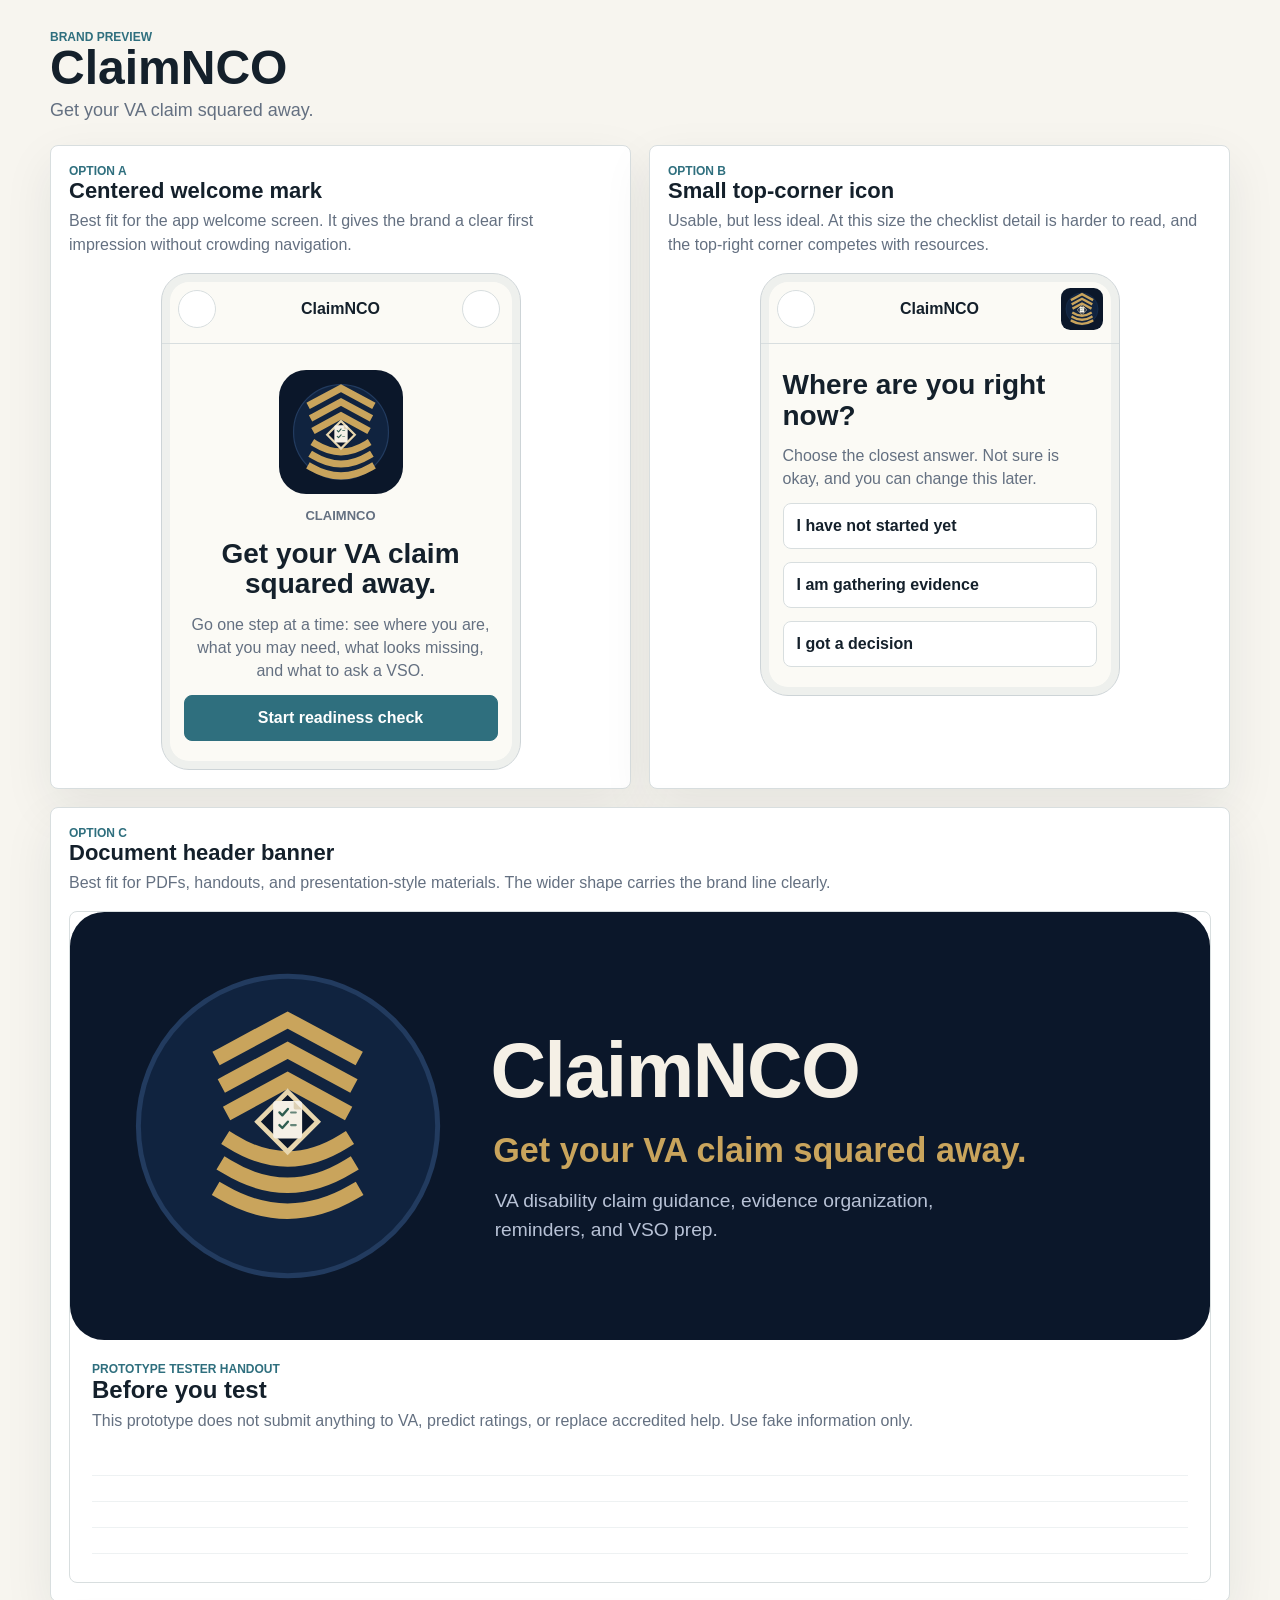
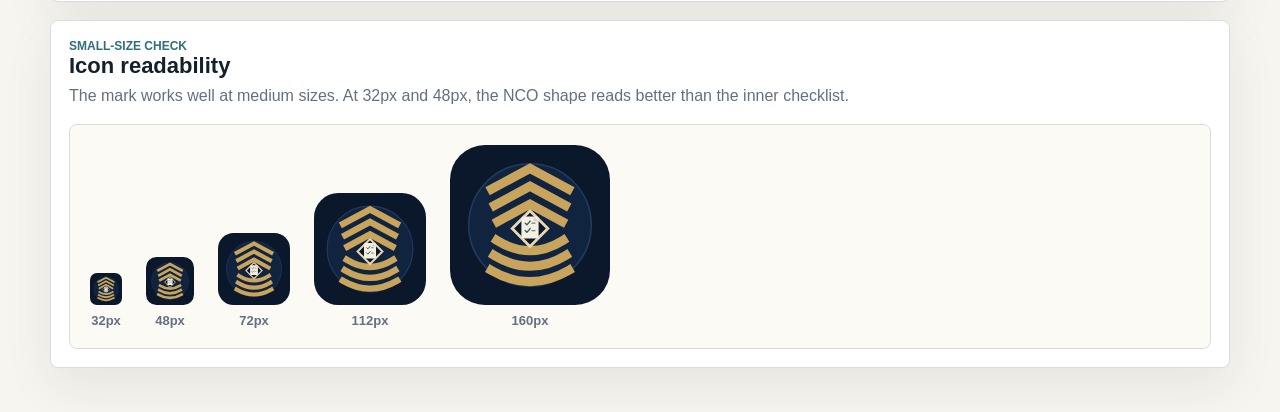
<file: brand-preview.html>
<!doctype html>
<html lang="en">
  <head>
    <meta charset="utf-8" />
    <meta name="viewport" content="width=device-width, initial-scale=1" />
    <title>ClaimNCO Brand Preview</title>
    <link rel="stylesheet" href="./brand-preview.css" />
  </head>
  <body>
    <main class="preview-shell">
      <header class="preview-header">
        <div>
          <p class="eyebrow">Brand preview</p>
          <h1>ClaimNCO</h1>
          <p>Get your VA claim squared away.</p>
        </div>
      </header>

      <section class="preview-grid">
        <article class="preview-panel">
          <div class="panel-copy">
            <p class="eyebrow">Option A</p>
            <h2>Centered welcome mark</h2>
            <p>Best fit for the app welcome screen. It gives the brand a clear first impression without crowding navigation.</p>
          </div>
          <div class="phone-mock centered-mark">
            <div class="mock-topbar">
              <button aria-label="Back"></button>
              <strong>ClaimNCO</strong>
              <button aria-label="Official VA resources"></button>
            </div>
            <div class="mock-content">
              <img class="hero-icon" src="./assets/brand/claimnco-icon-concept.svg" alt="ClaimNCO icon concept" />
              <p class="brand-name">ClaimNCO</p>
              <h3>Get your VA claim squared away.</h3>
              <p>Go one step at a time: see where you are, what you may need, what looks missing, and what to ask a VSO.</p>
              <span class="mock-button">Start readiness check</span>
            </div>
          </div>
        </article>

        <article class="preview-panel">
          <div class="panel-copy">
            <p class="eyebrow">Option B</p>
            <h2>Small top-corner icon</h2>
            <p>Usable, but less ideal. At this size the checklist detail is harder to read, and the top-right corner competes with resources.</p>
          </div>
          <div class="phone-mock top-corner-mark">
            <div class="mock-topbar">
              <button aria-label="Back"></button>
              <strong>ClaimNCO</strong>
              <img src="./assets/brand/claimnco-icon-concept.svg" alt="ClaimNCO icon concept" />
            </div>
            <div class="mock-content">
              <h3>Where are you right now?</h3>
              <p>Choose the closest answer. Not sure is okay, and you can change this later.</p>
              <div class="mock-choice">I have not started yet</div>
              <div class="mock-choice">I am gathering evidence</div>
              <div class="mock-choice">I got a decision</div>
            </div>
          </div>
        </article>

        <article class="preview-panel wide">
          <div class="panel-copy">
            <p class="eyebrow">Option C</p>
            <h2>Document header banner</h2>
            <p>Best fit for PDFs, handouts, and presentation-style materials. The wider shape carries the brand line clearly.</p>
          </div>
          <div class="document-mock">
            <img class="banner" src="./assets/brand/claimnco-banner-concept.svg" alt="ClaimNCO banner concept" />
            <div class="document-body">
              <p class="eyebrow">Prototype tester handout</p>
              <h3>Before you test</h3>
              <p>This prototype does not submit anything to VA, predict ratings, or replace accredited help. Use fake information only.</p>
              <div class="document-lines"></div>
            </div>
          </div>
        </article>

        <article class="preview-panel wide">
          <div class="panel-copy">
            <p class="eyebrow">Small-size check</p>
            <h2>Icon readability</h2>
            <p>The mark works well at medium sizes. At 32px and 48px, the NCO shape reads better than the inner checklist.</p>
          </div>
          <div class="size-row" aria-label="Icon size preview">
            <div><img style="width: 32px" src="./assets/brand/claimnco-icon-concept.svg" alt="32 pixel ClaimNCO icon" /><span>32px</span></div>
            <div><img style="width: 48px" src="./assets/brand/claimnco-icon-concept.svg" alt="48 pixel ClaimNCO icon" /><span>48px</span></div>
            <div><img style="width: 72px" src="./assets/brand/claimnco-icon-concept.svg" alt="72 pixel ClaimNCO icon" /><span>72px</span></div>
            <div><img style="width: 112px" src="./assets/brand/claimnco-icon-concept.svg" alt="112 pixel ClaimNCO icon" /><span>112px</span></div>
            <div><img style="width: 160px" src="./assets/brand/claimnco-icon-concept.svg" alt="160 pixel ClaimNCO icon" /><span>160px</span></div>
          </div>
        </article>
      </section>
    </main>
  </body>
</html>
</file>
<file: brand-preview.css>
:root {
  --ink: #14202b;
  --muted: #647081;
  --surface: #f7f5ef;
  --card: #ffffff;
  --line: #d8dedf;
  --navy: #0b172a;
  --gold: #c9a45c;
  --teal: #2f6f7e;
  --radius: 8px;
}

* {
  box-sizing: border-box;
}

body {
  margin: 0;
  color: var(--ink);
  background: var(--surface);
  font-family: Inter, "SF Pro Text", -apple-system, BlinkMacSystemFont, "Segoe UI", sans-serif;
}

.preview-shell {
  width: min(1180px, calc(100% - 32px));
  margin: 0 auto;
  padding: 30px 0 44px;
}

.preview-header {
  display: flex;
  justify-content: space-between;
  gap: 20px;
  margin-bottom: 24px;
}

.preview-header h1,
.preview-header p {
  margin: 0;
}

.preview-header h1 {
  font-size: 48px;
  line-height: 1;
}

.preview-header p:not(.eyebrow) {
  margin-top: 8px;
  color: var(--muted);
  font-size: 18px;
}

.eyebrow {
  margin: 0 0 8px;
  color: var(--teal);
  font-size: 12px;
  font-weight: 900;
  letter-spacing: 0;
  text-transform: uppercase;
}

.preview-grid {
  display: grid;
  grid-template-columns: repeat(2, minmax(0, 1fr));
  gap: 18px;
}

.preview-panel {
  display: grid;
  align-content: start;
  gap: 16px;
  min-height: 100%;
  padding: 18px;
  border: 1px solid var(--line);
  border-radius: var(--radius);
  background: var(--card);
  box-shadow: 0 18px 50px rgba(22, 35, 49, 0.08);
}

.preview-panel.wide {
  grid-column: 1 / -1;
}

.panel-copy h2,
.panel-copy p {
  margin: 0;
}

.panel-copy h2 {
  font-size: 22px;
  line-height: 1.15;
}

.panel-copy p:not(.eyebrow) {
  margin-top: 6px;
  color: var(--muted);
  line-height: 1.5;
}

.phone-mock {
  width: min(100%, 360px);
  margin: 0 auto;
  overflow: hidden;
  border: 1px solid #cdd4d7;
  border-radius: 28px;
  background: #fbfaf5;
  box-shadow: inset 0 0 0 8px #eef0ed;
}

.mock-topbar {
  display: grid;
  grid-template-columns: 42px 1fr 42px;
  align-items: center;
  gap: 10px;
  min-height: 70px;
  padding: 12px 16px;
  border-bottom: 1px solid var(--line);
}

.mock-topbar strong {
  text-align: center;
}

.mock-topbar button {
  width: 38px;
  height: 38px;
  border: 1px solid var(--line);
  border-radius: 50%;
  background: #fff;
}

.mock-topbar img {
  width: 42px;
  height: 42px;
}

.mock-content {
  display: grid;
  gap: 13px;
  padding: 26px 22px 28px;
}

.centered-mark .mock-content {
  text-align: center;
}

.hero-icon {
  width: 124px;
  height: 124px;
  margin: 0 auto;
}

.brand-name {
  margin: 0;
  color: var(--teal);
  font-size: 13px;
  font-weight: 900;
  text-transform: uppercase;
}

.mock-content h3 {
  margin: 0;
  font-size: 28px;
  line-height: 1.08;
}

.mock-content p {
  margin: 0;
  color: var(--muted);
  line-height: 1.45;
}

.mock-button,
.mock-choice {
  display: block;
  padding: 13px;
  border-radius: var(--radius);
  border: 1px solid var(--line);
  background: #fff;
  font-weight: 800;
}

.mock-button {
  color: #fff;
  background: var(--teal);
  border-color: var(--teal);
}

.document-mock {
  overflow: hidden;
  border: 1px solid var(--line);
  border-radius: var(--radius);
  background: #fff;
}

.banner {
  display: block;
  width: 100%;
  height: auto;
}

.document-body {
  padding: 22px;
}

.document-body h3,
.document-body p {
  margin: 0;
}

.document-body h3 {
  font-size: 24px;
}

.document-body p:not(.eyebrow) {
  margin-top: 8px;
  color: var(--muted);
}

.document-lines {
  margin-top: 20px;
  height: 110px;
  background: repeating-linear-gradient(#fff 0, #fff 25px, #dde4e6 26px);
}

.size-row {
  display: flex;
  flex-wrap: wrap;
  align-items: flex-end;
  gap: 24px;
  padding: 20px;
  border: 1px solid var(--line);
  border-radius: var(--radius);
  background: #fbfaf5;
}

.size-row div {
  display: grid;
  justify-items: center;
  gap: 8px;
}

.size-row img {
  height: auto;
}

.size-row span {
  color: var(--muted);
  font-size: 13px;
  font-weight: 700;
}

@media (max-width: 820px) {
  .preview-grid {
    grid-template-columns: 1fr;
  }

  .preview-header h1 {
    font-size: 38px;
  }
}
</file>
